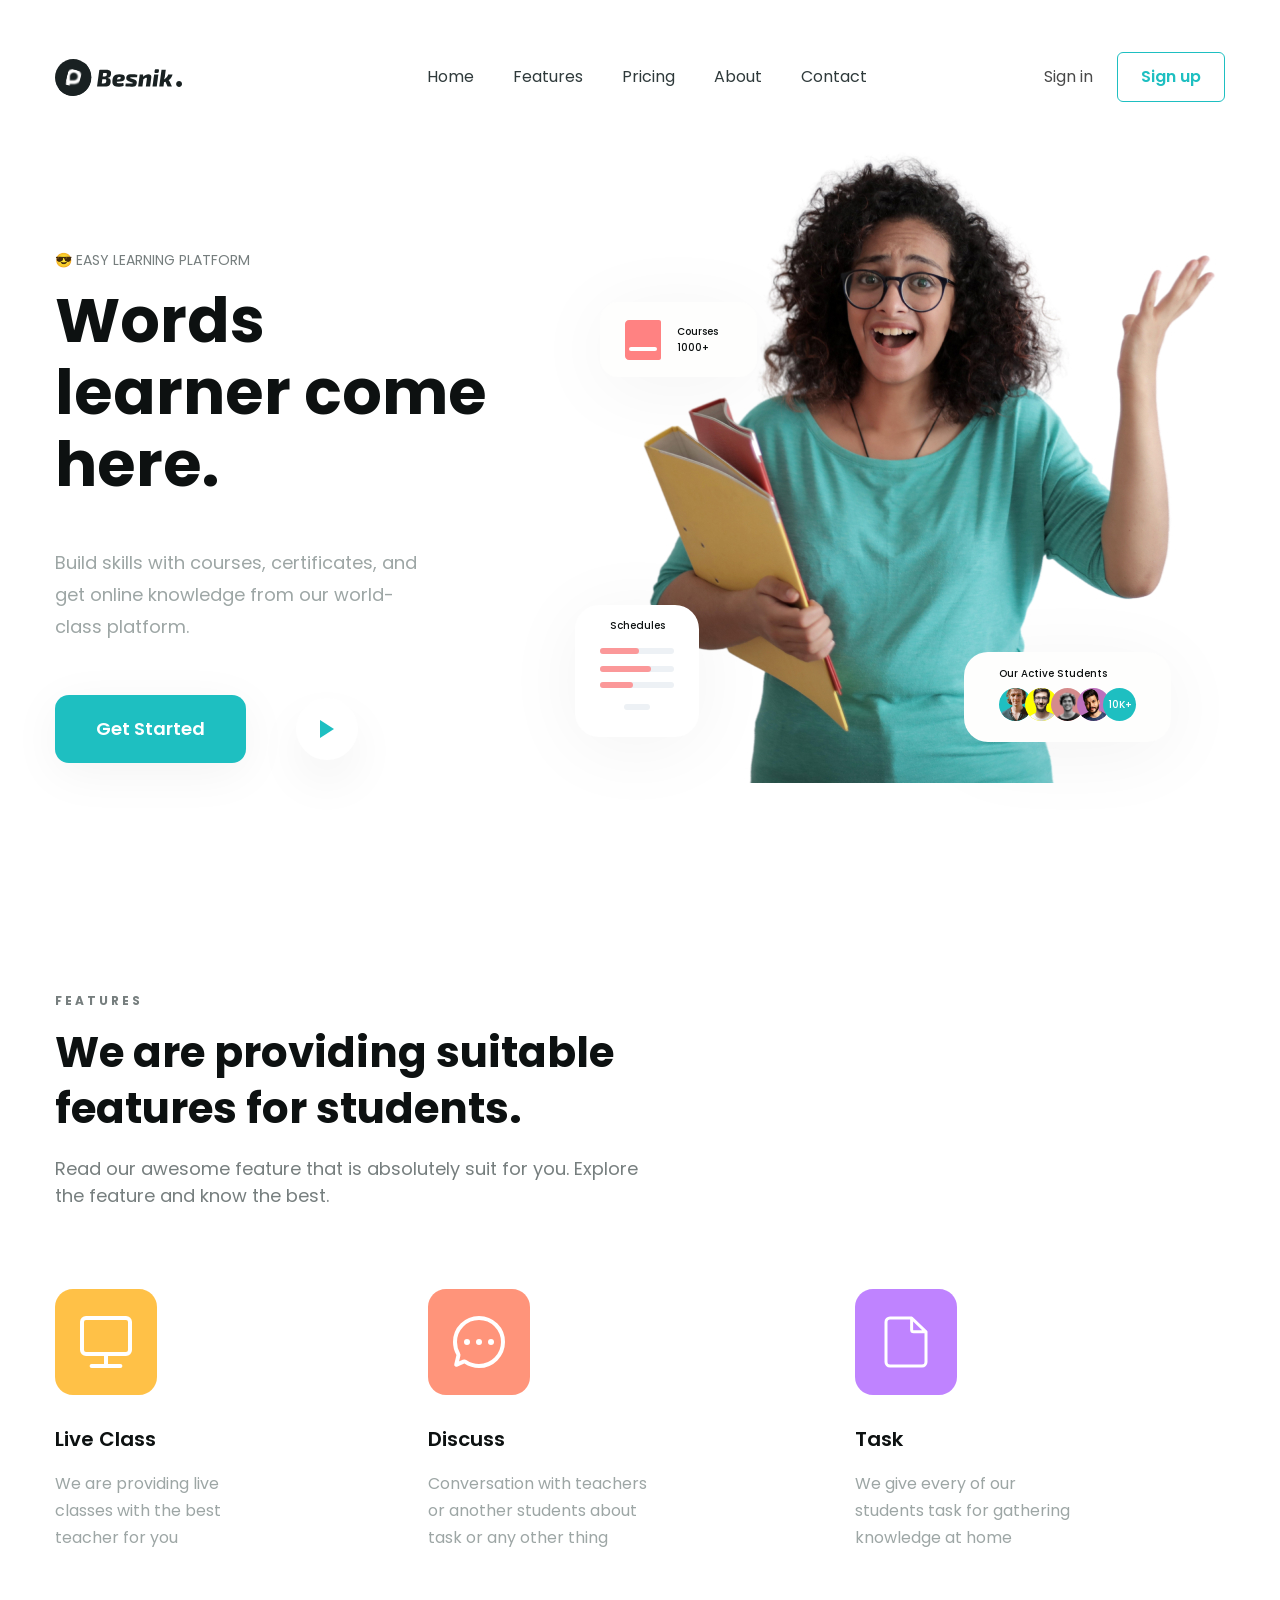
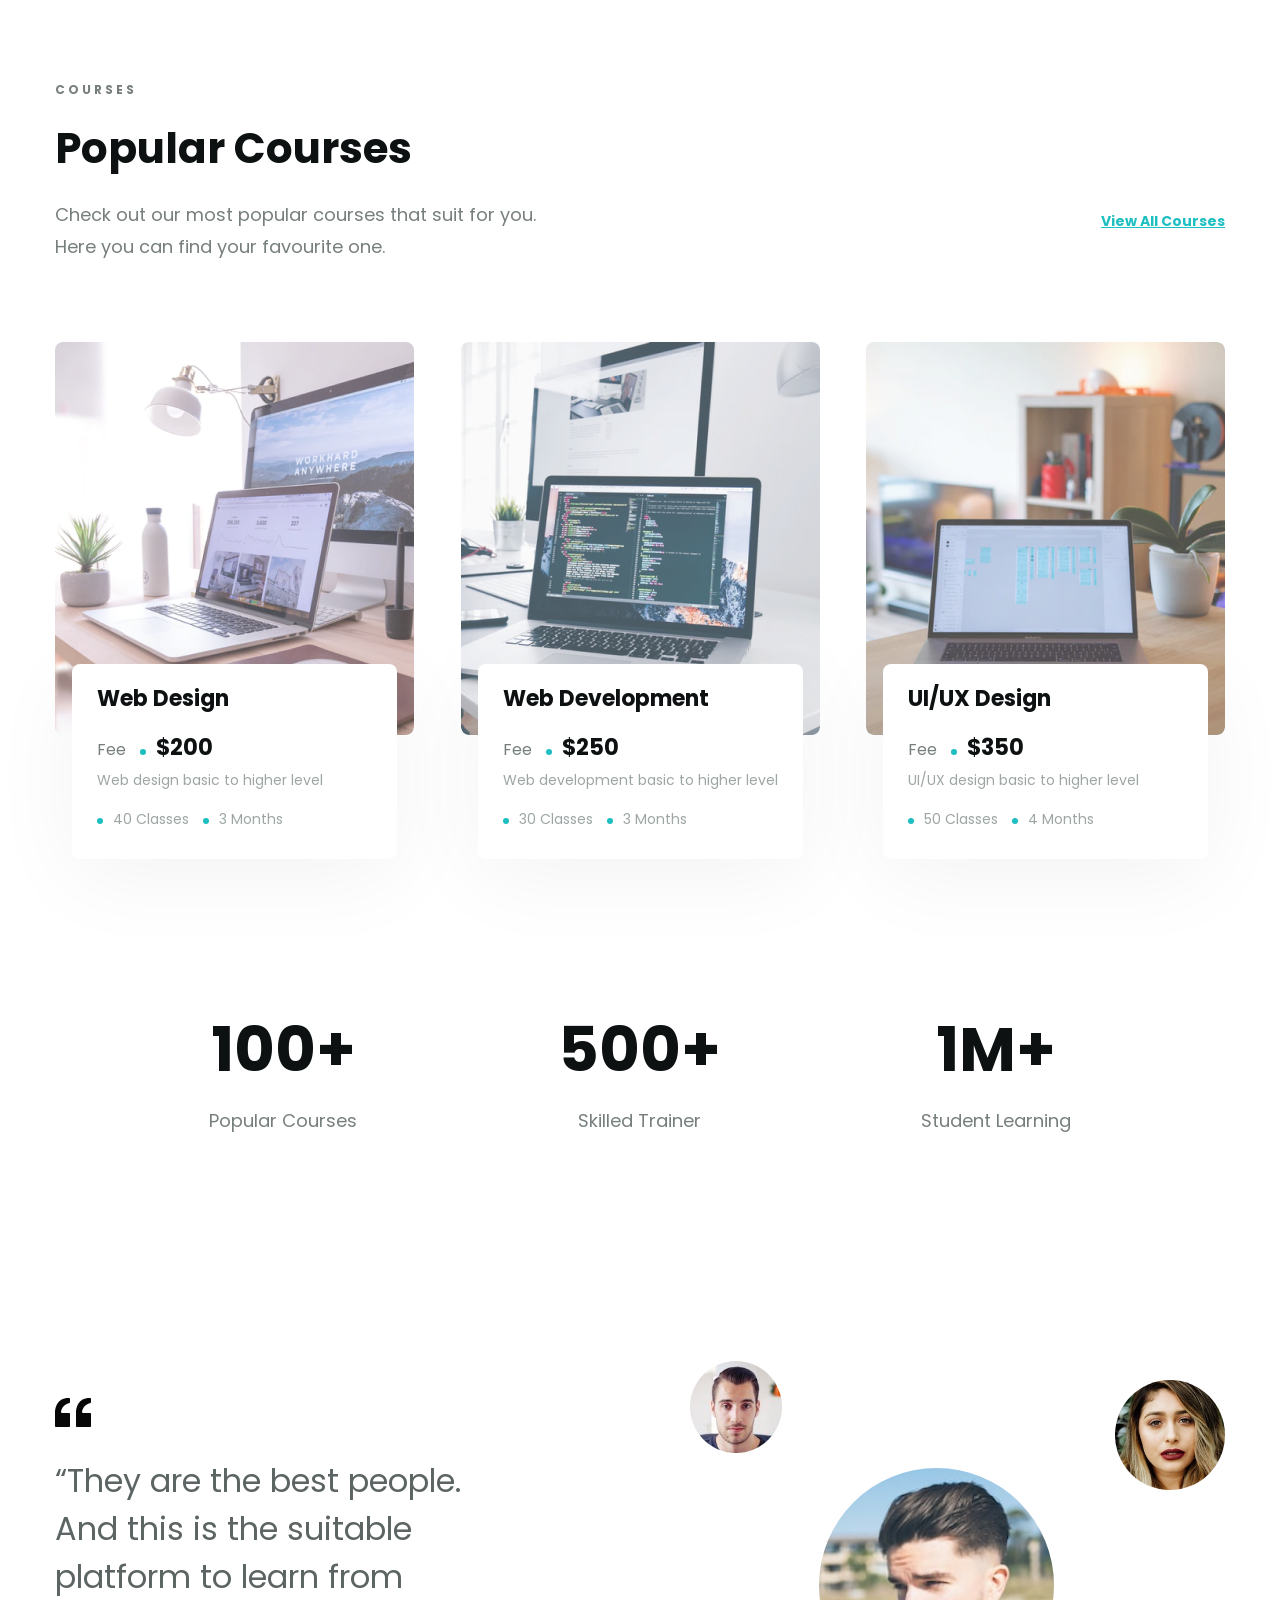
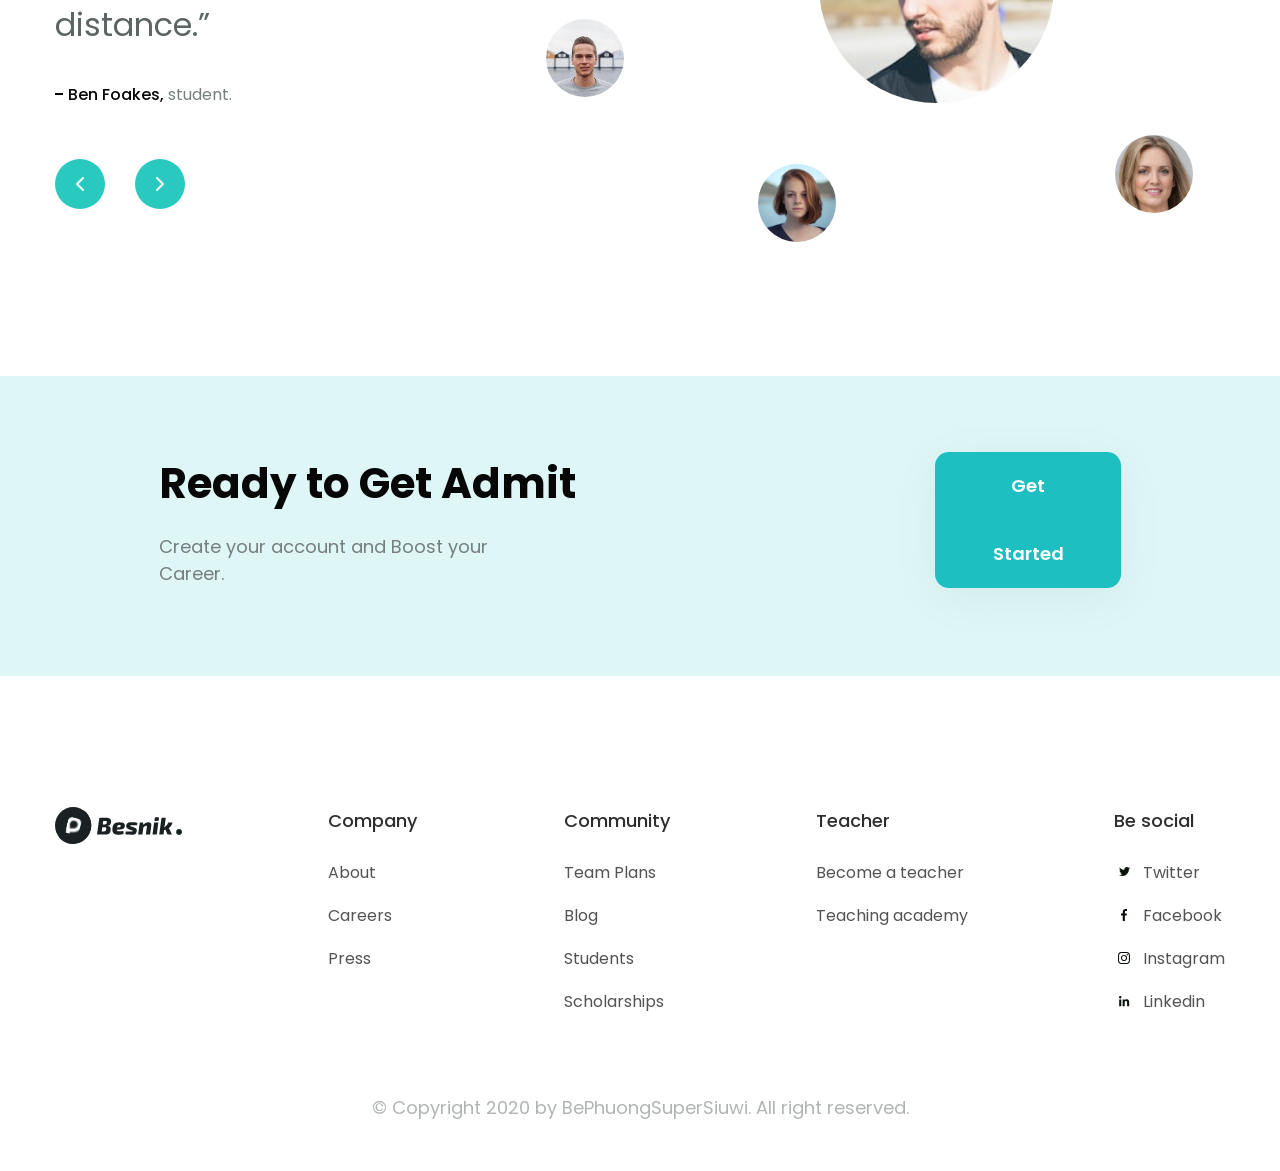
<file: index.html>
<!doctype html>
<html lang="en">
  <head>
    <meta charset="UTF-8" />
    <meta name="viewport" content="width=device-width, initial-scale=1.0" />
    <!-- reset css -->
    <link rel="stylesheet" href="./assets/css/reset.css" />
    <!-- embed fonts -->
    <link rel="preconnect" href="https://fonts.googleapis.com" />
    <link rel="preconnect" href="https://fonts.gstatic.com" crossorigin />
    <link
      href="https://fonts.googleapis.com/css2?family=Poppins:ital,wght@0,400;0,500;0,600;0,700;1,400&display=swap"
      rel="stylesheet"
    />
    <!-- styles -->
    <link rel="stylesheet" href="./assets/css/styles.css" />
    <title>Dự án 2 - Luyện tập HTML CSS</title>
  </head>

  <body>
    <!-- Header -->
    <header class="header fixed">
      <div class="main-content">
        <div class="body">
          <!-- logo -->
          <a href="#!"
            ><img src="./assets/img/logo.svg" alt="" class="logo"
          /></a>

          <!-- nav -->
          <nav class="nav">
            <ul>
              <li>
                <a href="#!">Home</a>
              </li>
              <li>
                <a href="#!">Features</a>
              </li>
              <li>
                <a href="#!">Pricing</a>
              </li>
              <li>
                <a href="#!">About</a>
              </li>
              <li>
                <a href="#!">Contact</a>
              </li>
            </ul>
          </nav>

          <!-- btn -->
          <div class="action">
            <a href="#!" class="action-link">Sign in</a>
            <a href="#!" class="action-btn">Sign up</a>
          </div>
        </div>
      </div>
    </header>

    <!-- Hero-->
    <div class="hero">
      <div class="main-content">
        <div class="body">
          <!-- Left - Content block -->
          <div class="content-block">
            <p class="top-title">😎 EASY LEARNING PLATFORM</p>
            <h1 class="title">Words learner come here.</h1>
            <p class="desc">
              Build skills with courses, certificates, and get online knowledge
              from our world-class platform.
            </p>
            <div class="cta-group">
              <a href="#!" class="btn">Get Started</a>
              <div class="play-video">
                <img src="./assets/icon/play.svg" alt="play video" />
              </div>
            </div>
          </div>

          <!-- Right - Media block -->
          <div class="media-block">
            <img
              src="./assets/img/teachers.jpg"
              alt="Words learner come here."
              class="image"
            />

            <div class="media-course">
              <img
                src="./assets/icon/Book.svg"
                alt="course icon"
                class="course-icon"
              />
              <span class="detail">Courses 1000+</span>
            </div>

            <div class="media-schedules">
              <span class="detail">Schedules</span>
              <img
                src="./assets/icon/schedules1.svg"
                alt="Schedules icon"
                class="schedules-icon icon-1"
              />
              <img
                src="./assets/icon/schedules2.svg"
                alt="Schedules icon"
                class="schedules-icon icon-2"
              />
              <img
                src="./assets/icon/schedules3.svg"
                alt="Schedules icon"
                class="schedules-icon icon-3"
              />
              <img
                src="./assets/icon/schedules4.svg"
                alt="Schedules icon"
                class="schedules-icon icon-4"
              />
            </div>

            <div class="avatar-block">
              <span class="detail">Our Active Students</span>
              <div class="ava-list">
                <img
                  src="./assets/icon/ava1.svg"
                  alt="avatar 1"
                  class="ava ava1"
                />
                <img
                  src="./assets/icon/ava2.svg"
                  alt="avatar 2"
                  class="ava ava2"
                />
                <img
                  src="./assets/icon/ava3.svg"
                  alt="avatar 3"
                  class="ava ava3"
                />
                <img
                  src="./assets/icon/ava4.svg"
                  alt="avatar 4"
                  class="ava ava4"
                />
                <div class="ava avar-more">
                  <span>10K+</span>
                </div>
              </div>
            </div>
          </div>
        </div>
      </div>
    </div>

    <!-- Features -->
    <div class="feature">
      <div class="main-content">
        <div class="body">
          <p class="top-title">F E A T U R E S</p>
          <h2 class="heading-lv2">
            We are providing suitable features for students.
          </h2>
          <p class="desc">
            Read our awesome feature that is absolutely suit for you. Explore
            the feature and know the best.
          </p>
          <div class="feature-list">
            <!-- Item 1 -->
            <div class="item">
              <a href="#!"
                ><img
                  src="./assets/icon/liveclass.svg"
                  alt="Live Class"
                  class="icon"
              /></a>
              <a href="#!"><p class="item-title">Live Class</p></a>
              <p class="item-desc">
                We are providing live classes with the best teacher for you
              </p>
            </div>

            <!-- Item 2 -->
            <div class="item">
              <a href="#!"
                ><img
                  src="./assets/icon/discuss.svg"
                  alt="Discuss"
                  class="icon"
              /></a>
              <a href="#!"><p class="item-title">Discuss</p></a>
              <p class="item-desc">
                Conversation with teachers or another students about task or any
                other thing
              </p>
            </div>

            <!-- Item 3 -->
            <div class="item">
              <a href="#!"
                ><img src="./assets/icon/task.svg" alt="Task" class="icon"
              /></a>
              <a href="#!"><p class="item-title">Task</p></a>
              <p class="item-desc">
                We give every of our students task for gathering knowledge at
                home
              </p>
            </div>
          </div>
        </div>
      </div>
    </div>

    <!-- Course -->
    <div class="course">
      <div class="main-content">
        <div class="body">
          <p class="top-title">C O U R S E S</p>
          <h2 class="heading-lv2">Popular Courses</h2>
          <div class="row-top">
            <p class="desc">
              Check out our most popular courses that suit for you. Here you can
              find your favourite one.
            </p>
            <a href="#!" class="all-course">View All Courses</a>
          </div>

          <div class="course-list">
            <!-- Item 1 -->
            <div class="course-item">
              <a href="#!">
                <img
                  src="./assets/img/course-1.png"
                  alt="Web Design"
                  class="thumb"
                />
              </a>
              <div class="course-detail">
                <div class="wrap-item">
                  <a href="#!">
                    <h3 class="heading-lv3">Web Design</h3>
                  </a>
                  <p class="cost">Fee <span>$200</span></p>
                  <p class="desc">Web design basic to higher level</p>
                  <div class="static">
                    <span>40 Classes</span>
                    <span>3 Months</span>
                  </div>
                </div>
              </div>
            </div>

            <!-- Item 2 -->
            <div class="course-item">
              <a href="#!">
                <img
                  src="./assets/img/course-2.png"
                  alt="Web Development"
                  class="thumb"
                />
              </a>
              <div class="course-detail">
                <div class="wrap-item">
                  <a href="#!">
                    <h3 class="heading-lv3">Web Development</h3>
                  </a>
                  <p class="cost">Fee <span>$250</span></p>
                  <p class="desc">Web development basic to higher level</p>
                  <div class="static">
                    <span>30 Classes</span>
                    <span>3 Months</span>
                  </div>
                </div>
              </div>
            </div>

            <!-- Item 3 -->
            <div class="course-item">
              <a href="#!">
                <img
                  src="./assets/img/course-3.png"
                  alt="UI/UX Design"
                  class="thumb"
                />
              </a>
              <div class="course-detail">
                <div class="wrap-item">
                  <a href="#!">
                    <h3 class="heading-lv3">UI/UX Design</h3>
                  </a>
                  <p class="cost">Fee <span>$350</span></p>
                  <p class="desc">UI/UX design basic to higher level</p>
                  <div class="static">
                    <span>50 Classes</span>
                    <span>4 Months</span>
                  </div>
                </div>
              </div>
            </div>
          </div>
        </div>
      </div>
    </div>

    <!-- countdown -->
    <div class="countdown">
      <div class="main-content">
        <div class="body">
          <div class="countdown-list">
            <!-- item 1 -->
            <div class="countdown-item">
              <p class="static">
                <strong>100+</strong>
              </p>
              <p class="desc">Popular Courses</p>
            </div>
            <!-- item 2 -->
            <div class="countdown-item">
              <p class="static">
                <strong>500+</strong>
              </p>
              <p class="desc">Skilled Trainer</p>
            </div>
            <!-- item 3 -->
            <div class="countdown-item">
              <p class="static">
                <strong>1M+</strong>
              </p>
              <p class="desc">Student Learning</p>
            </div>
          </div>
        </div>
      </div>
    </div>

    <!-- feedback -->
    <div class="feedback">
      <div class="main-content">
        <div class="body">
          <img
            src="./assets/icon/block-quote.svg"
            alt="Ben Foakes"
            class="block-quote"
          />
          <blockquote class="comment">
            “They are the best people. And this is the suitable platform to
            learn from distance.”
          </blockquote>

          <pre class="desc"><strong>Ben Foakes,</strong> student.</pre>

          <div class="feedback-cta">
            <a href="#!" class="cta-btn">
              <span class="cta-btn-group">
                <img src="./assets/icon/prev.svg" alt="" class="icon" />
              </span>
            </a>
            <a href="#!" class="cta-btn">
              <span class="cta-btn-group">
                <img src="./assets/icon/next.svg" alt="" class="icon" />
              </span>
            </a>
          </div>

          <!-- avatar member -->
          <img
            src="./assets/img/ava-fb-1.jpg"
            alt="member 1"
            class="ava-fb avar-fb-1"
          />
          <img
            src="./assets/img/ava-fb-2.jpg"
            alt="member 2"
            class="ava-fb avar-fb-2"
          />
          <img
            src="./assets/img/ava-fb-3.jpg"
            alt="member 3"
            class="ava-fb avar-fb-3"
          />
          <img
            src="./assets/img/ava-fb-4.jpg"
            alt="member 4"
            class="ava-fb avar-fb-4"
          />
          <img
            src="./assets/img/ava-fb-5.jpg"
            alt="member 5"
            class="ava-fb avar-fb-5"
          />
          <img
            src="./assets/img/ava-fb-6.jpg"
            alt="member 6"
            class="ava-fb avar-fb-6"
          />
        </div>
      </div>
    </div>

    <!-- admit -->
    <div class="admit">
      <div class="main-content">
        <div class="body">
          <!-- admit left -->
          <div class="admit-left">
            <h2 class="heading-lv2">Ready to Get Admit</h2>
            <p class="desc">Create your account and Boost your Career.</p>
          </div>

          <!-- admit right -->
          <div class="admit-right">
            <a href="#!" class="btn">Get Started</a>
          </div>
        </div>
      </div>
    </div>

    <!-- footer -->
    <div class="footer">
      <div class="main-content">
        <div class="body">
          <div class="row-top">
            <!-- column 1 -->
            <div class="column">
              <a href="#!">
                <img src="./assets/img/logo.svg" alt="Besnik." class="logo" />
              </a>
            </div>

            <!-- column 2 -->
            <div class="column">
              <h3 class="title">Company</h3>
              <ul class="list">
                <li>
                  <a href="#!">About</a>
                </li>
                <li>
                  <a href="#!">Careers</a>
                </li>
                <li>
                  <a href="#!">Press</a>
                </li>
              </ul>
            </div>

            <!-- column 3 -->
            <div class="column">
              <h3 class="title">Community</h3>
              <ul class="list">
                <li>
                  <a href="#!">Team Plans</a>
                </li>
                <li>
                  <a href="#!">Blog</a>
                </li>
                <li>
                  <a href="#!">Students</a>
                </li>
                <li>
                  <a href="#!">Scholarships</a>
                </li>
              </ul>
            </div>

            <!-- column 4 -->
            <div class="column">
              <h3 class="title">Teacher</h3>
              <ul class="list">
                <li>
                  <a href="#!">Become a teacher</a>
                </li>
                <li>
                  <a href="#!">Teaching academy</a>
                </li>
              </ul>
            </div>

            <!-- column 5 -->
            <div class="column">
              <h3 class="title">Be social</h3>
              <ul class="list list-item5">
                <li>
                  <a href="#!">
                    <img
                      src="./assets/icon/twitter.svg"
                      alt=""
                      class="social-icon"
                    />
                    Twitter
                  </a>
                </li>
                <li>
                  <a href="#!">
                    <img
                      src="./assets/icon/facebook.svg"
                      alt=""
                      class="social-icon"
                    />
                    Facebook
                  </a>
                </li>
                <li>
                  <a href="#!">
                    <img
                      src="./assets/icon/ins.svg"
                      alt=""
                      class="social-icon"
                    />
                    Instagram
                  </a>
                </li>
                <li>
                  <a href="#!">
                    <img
                      src="./assets/icon/in.svg"
                      alt=""
                      class="social-icon"
                    />
                    Linkedin
                  </a>
                </li>
              </ul>
            </div>
          </div>

          <!-- copyright -->
          <div class="cpr-block">
            <p class="copyright">
              © Copyright 2020 by BePhuongSuperSiuwi. All right reserved.
            </p>
          </div>
        </div>
      </div>
    </div>
  </body>
</html>
</file>
<file: assets/css/styles.css>
* {
  box-sizing: border-box;
}

html {
  font-size: 62.5%;
}
/* khôi phục cỡ chữ mặc định tính theo rem */
body {
  font-size: 1.6rem;
  font-family: "Poppins", sans-serif;
}

/* ====================== common ==================== */

a {
  text-decoration: none;
}

.main-content {
  width: 1170px;
  max-width: calc(100% - 48px);
  margin-left: auto;
  margin-right: auto;
}

.btn {
  color: #fff;
  text-align: center;
  font-size: 1.8rem;
  font-weight: 600;
  padding: 0 41px;
  min-width: 186px;
  line-height: 68px;
  border-radius: 14px;
  background: #1ebfc1;
  box-shadow: 0px 10px 50px 0px rgba(0, 0, 0, 0.05);
}

.btn:hover {
  opacity: 0.9;
}
.heading-lv2,
.heading-lv2 a {
  color: #0d1111;
  font-size: 4.2rem;
  font-weight: 700;
  line-height: 1.33;
}

/* ====================== header ==================== */

.header {
  background: #fff;
}

.header.fixed {
  position: sticky;
  top: -44px;
  z-index: 1;
}

.header .body {
  padding: 52px 0 8px;
  display: flex;
  align-items: center;
}

.header .logo {
  display: block;
}

.header .nav {
  margin-left: auto;
}

.header .nav ul {
  display: flex;
}

.header .nav a {
  padding: 8px 19.5px;
  color: #2f3a3b;
  font-size: 1.6rem;
}

.header .action {
  display: flex;
  align-items: center;
}

.header .action .action-link {
  margin-left: 157.5px;
  margin-right: 24px;
  color: #494949;
  text-align: center;
  font-size: 1.6rem;
}

.header .action .action-btn {
  display: inline-block;
  width: 108px;
  line-height: 48px;
  color: #1ebfc1;
  text-align: center;
  padding: 0 16px;
  font-size: 1.6rem;
  font-weight: 600;
  border-radius: 6px;
  border: 1px solid #1ebfc1;
}

.header .nav a:hover,
.header .action-link:hover {
  color: #2f3a3b;
  font-size: 1.6rem;
  font-weight: 600;
  background: #fff;
  text-shadow: 0px 16px 32px 0px rgba(0, 0, 0, 0.05);
}

.header .action-btn:hover {
  background: #1ebfc1;
  color: #fff;
  transition: 0.3s;
}

/* ====================== hero common ==================== */

.hero {
  padding: 42px 0 79px;
}

.hero .body {
  display: flex;
}

/* ====================== hero left ==================== */

.hero .content-block {
  width: 50%;
}

.hero .top-title {
  margin-top: 101px;
  color: #767e7e;
  font-size: 1.4rem;
}

.hero .title {
  margin-top: 18px;
  max-width: 458px;
  color: #0d1111;
  font-size: 6.2rem;
  font-weight: 700;
  line-height: 1.16; /* 116.129% */
}

.hero .desc {
  max-width: 374px;
  margin-top: 46px;
  color: #9da6a5;
  font-size: 1.8rem;
  line-height: 1.78; /* 177.778% */
}

.hero .cta-group {
  margin-top: 52px;
  display: flex;
  align-items: center;
}

.hero .cta-group .btn {
  display: inline-block;
}

.hero .cta-group .play-video {
  margin-left: 50px;
  width: 62px;
  height: 62px;
  border-radius: 50%;
  background: #fff;
  box-shadow: 0 22px 50px 0 rgba(0, 0, 0, 0.05);
  display: flex;
  align-items: center;
  justify-content: center;
}

.hero .cta-group .play-video:hover {
  cursor: pointer;
  background: #eee;
  box-shadow: 0px 0px 0px 0px rgba(196, 26, 134, 0.5);
  color: #fff;
  transition: 0.5s;
}

/* ====================== hero right ==================== */

.hero .media-block {
  width: 50%;
  position: relative;
}

.hero .media-block .image {
  max-width: 576px;
  width: 100%;
  height: auto;
  object-fit: cover;
}

.hero .media-course {
  position: absolute;
  top: 150px;
  left: -40px;
  width: 157px;
  height: 75px;
  border-radius: 18px;
  background: #fefefd;
  box-shadow: 0 10px 80px 0 rgba(0, 0, 0, 0.05);

  display: flex;
  align-items: center;
  justify-content: center;
}

.hero .media-course .course-icon {
  width: 36px;
  height: 40px;
}

.hero .media-course .detail {
  margin-left: 16px;
  width: 55px;
  color: #0d1111;
  font-size: 1rem;
  font-weight: 500;
  line-height: normal;
}

.hero .media-course::after {
  content: "";
  position: absolute;
  width: 28px;
  height: 4px;

  left: 29px;
  top: 45px;

  border-radius: 999px;
  background: #fff;
}

.hero .media-schedules {
  position: absolute;
  top: 453px;
  left: -65px;
  width: 124px;
  height: 132px;
  border-radius: 24px;
  background: #fff;
  box-shadow: 0 10px 80px rgba(0, 0, 0, 0.05);
}

.hero .media-schedules .detail {
  display: inline-block;
  margin-top: 16px;
  margin-left: 35px;
  color: #0d1111;
  font-family: Poppins;
  font-size: 1rem;
  font-weight: 500;
}

.hero .media-schedules .schedules-icon {
  display: block;
  width: 74px;
  height: 6px;
  margin-left: 25px;
  margin-top: 16px;
}

.hero .media-schedules .icon-2 {
  margin-top: 12px;
}

.hero .media-schedules .icon-3 {
  margin-top: 10px;
}

.hero .media-schedules .icon-4 {
  width: 26px;
  margin-top: 16px;
  margin-left: 49px;
}

.hero .avatar-block {
  position: absolute;
  width: 207px;
  height: 90px;
  border-radius: 24px;
  background: #fefefd;
  box-shadow: 0 12px 80px 0 rgba(0, 0, 0, 0.05);
  top: 500px;
  left: 324px;
}

.hero .avatar-block .detail {
  display: inline-block;
  margin-left: 35px;
  margin-top: 17px;
  color: #0d1111;
  font-size: 1rem;
  font-weight: 500;
}

.hero .ava-list {
  display: flex;
  justify-content: center;
  align-items: center;
}

.hero .ava {
  margin-top: 8px;
  width: 33px;
  height: 33px;
  border-radius: 50%;
  margin-left: -7px;
}

.hero .ava-list .ava:first-child {
  margin-left: 0;
}

.hero .ava-list .ava1 {
  background-color: #1ebfc1;
}

.hero .ava-list .ava2 {
  background-color: yellow;
}

.hero .ava-list .ava3 {
  background-color: #d58b8b;
}

.hero .ava-list .ava4 {
  background-color: rgb(189, 113, 189);
}

.hero .ava.avar-more {
  display: flex;
  align-items: center;
  justify-content: center;

  color: #fff;

  font-size: 1rem;
  font-weight: 500;

  width: 33px;
  height: 33px;
  background-color: #1ebfc1;
}

/* ====================== Feature ==================== */

.feature {
  margin-top: 70px;
  display: flex;
  justify-content: center;
  align-items: center;
}

.feature .body {
  max-width: 1024px;
  padding: 60px 0;
}

.feature .top-title {
  color: #767e7e;
  font-size: 1.2rem;
  font-weight: 700;
}

.feature .heading-lv2 {
  margin-top: 18px;
  max-width: 577px;
  color: #0d1111;
  font-size: 4.2rem;
  font-weight: 700;
  line-height: 1.33; /* 133.333% */
}

.feature .desc {
  margin-top: 18px;
  max-width: 590px;
  color: #767e7e;
  font-size: 1.8rem;
  font-style: normal;
  font-weight: 400;
  line-height: normal;
}

.feature .feature-list {
  margin-top: 80px;
  display: flex;
  justify-content: space-between;
}

.feature .item .icon {
  width: 102px;
  height: 106px;
}

.feature .item .item-title {
  margin-top: 26px;
  color: #0d1111;
  font-size: 2rem;
  font-weight: 600;
  line-height: normal;
}

.feature .item .item-desc {
  margin-top: 16px;
  color: #9da6a5;
  font-size: 1.6rem;
  line-height: 1.6875;
}

.feature .item:first-child .item-desc {
  max-width: 168px;
}

.feature .item:nth-child(2) .item-desc {
  max-width: 223px;
}

.feature .item:nth-child(3) .item-desc {
  max-width: 224px;
}

/* ====================== Courses ==================== */

.course {
  margin-top: 10px;
}

.course .body {
  padding: 60px 0 184px;
}

.course .top-title {
  color: #767e7e;
  font-size: 1.2rem;
  font-weight: 700;
  line-height: normal;
}

.course .heading-lv2 {
  margin-top: 18px;
  color: #0d1111;
  font-size: 4.2rem;
  font-weight: 700;
  line-height: normal;
}

.course .row-top {
  display: flex;
  align-items: center;
  justify-content: space-between;
}

.course .row-top .desc {
  max-width: 525px;
  margin-top: 19px;
  color: #767e7e;
  font-size: 1.8rem;
  font-weight: 400;
  line-height: 1.78; /* 177.778% */
}

.course .row-top .all-course {
  color: #1ebfc1;
  font-size: 1.4rem;
  font-weight: 700;
  line-height: normal;
  text-decoration-line: underline;
  text-decoration-style: solid;
  text-decoration-skip-ink: none;
  text-decoration-thickness: auto;
  text-underline-offset: auto;
  text-underline-position: from-font;
}

.course .course-list {
  margin-top: 79px;
  display: flex;
  justify-content: space-between;
}

.course .course-item {
  position: relative;
}

.course .course-item .thumb {
  width: 359px;
  height: 393px;
  border-radius: 8px;
  opacity: 0.7;
  background: #d0efed;
  object-fit: cover;
}

.course .course-item .course-detail {
  position: absolute;
  top: 322px;
  left: 17px;

  width: 325px;
  height: 195px;

  border-radius: 8px;
  background: #fff;
  box-shadow: 0 16px 90px 0 rgba(0, 0, 0, 0.05);
}

.course .course-detail .wrap-item {
  padding: 18px 25px 0;
}
.course .course-detail .heading-lv3 {
  color: #0d1111;
  font-family: Poppins;
  font-size: 2.2rem;
  font-style: normal;
  font-weight: 700;
  line-height: normal;
}

.course .course-detail .cost {
  margin-top: 16px;
  color: #767e7e;
  font-size: 1.6rem;
  font-style: normal;
  font-weight: 400;
  line-height: normal;
}

.course-detail .cost span {
  color: #0d1111;
  font-size: 2.2rem;
  font-style: normal;
  font-weight: 700;
  line-height: normal;
}

.course .course-detail .desc {
  margin-top: 6px;
  color: #9da6a5;
  font-size: 1.4rem;
  font-style: normal;
  font-weight: 400;
  line-height: normal;
}

.course .course-detail .static {
  margin-top: 18px;
  margin-left: -10px;

  color: #9da6a5;
  font-family: Poppins;
  font-size: 1.4rem;
  font-style: normal;
  font-weight: 400;
  line-height: normal;
}

.course .course-detail span::before {
  margin: 0 10px;
  content: "";
  display: inline-block;
  width: 6px;
  height: 6px;

  border-radius: 50%;
  background: #1ebfc1;
}

/* ====================== countdown ==================== */

.countdown {
  margin-top: 81px;
}

.countdown .body {
  max-width: 862px;
  margin-left: auto;
  margin-right: auto;
}

.countdown .countdown-list {
  display: flex;
  justify-content: space-between;
}

.countdown .countdown-item .static {
  color: #0d1111;
  text-align: center;
  font-size: 6.2rem;
  font-style: normal;
  font-weight: 700;
  line-height: normal;
}

.countdown .countdown-item .desc {
  margin-top: 11px;
  color: #767e7e;
  text-align: center;
  font-size: 1.8rem;
  font-style: normal;
  font-weight: 400;
  line-height: normal;
}

/* ====================== Feedback ==================== */

.feedback {
  margin-top: 227px;
}

.feedback .body {
  position: relative;
  padding: 37px 0;
}

.feedback .comment {
  margin-top: 27px;
  max-width: 419px;
  color: #5d6564;
  font-size: 3.2rem;
  font-weight: 400;
  line-height: 1.5; /* 150% */
}

.feedback .desc {
  margin-top: 33px;
  color: #767e7e;
  font-size: 1.6rem;
  font-weight: 400;
  line-height: normal;

  display: flex;
  align-items: center;
}

.feedback .desc strong {
  color: #070707;
  font-size: 1.6rem;
  font-weight: 500;
  line-height: normal;
}

.feedback .desc::before {
  display: inline-block;
  content: "";
  background: #070707;
  width: 8px;
  height: 2px;
  margin-right: 5px;
}

.feedback-cta {
  margin-top: 52px;
  margin-left: -30px;
  display: flex;
}

.feedback .cta-btn-group {
  margin-left: 30px;
  display: flex;
  justify-content: center;
  align-items: center;

  width: 50px;
  height: 50px;
  border-radius: 50%;
  background: #2ac9bf;
}

.feedback .feedback-cta .cta-btn-group:hover {
  opacity: 0.9;
  border: 1px solid rgba(207, 20, 195, 0.219);
  transition: 0.5s;
}

.feedback .ava-fb {
  position: absolute;
  width: 78px;
  height: 78px;
  border-radius: 50%;
}

.feedback .avar-fb-1 {
  left: 635px;
  top: 0;
  width: 92px;
  height: 92px;
}

.feedback .avar-fb-2 {
  width: 110px;
  height: 110px;
  left: 1060px;
  top: 19px;
}

.feedback .avar-fb-3 {
  width: 235px;
  height: 235px;
  left: 764px;
  top: 107px;
}

.feedback .avar-fb-4 {
  left: 491px;
  top: 258px;
}

.feedback .avar-fb-5 {
  left: 703px;
  top: 403px;
}

.feedback .avar-fb-6 {
  left: 1060px;
  top: 374px;
}

/* ====================== Admit ==================== */

.admit {
  margin-top: 130px;
  padding: 76px 135px 88px;
  background: #def6f5;
}

.admit .body {
  display: flex;
  align-items: center;
}
.admit .admit-left .heading-lv2 {
  color: #070707;
  font-size: 4.2rem;
  font-weight: 700;
  line-height: normal;
}

.admit .admit-left .desc {
  margin-right: 410px;
  margin-top: 18px;
  color: #767e7e;
  font-size: 1.8rem;
  font-weight: 400;
  line-height: normal;
}

.admit .admit-right .btn {
  display: inline-block;
}

/* ====================== footer ==================== */

.footer .row-top {
  padding: 131px 0 0;
  display: flex;
  justify-content: space-between;
}

.footer .title {
  color: #2e2e2e;
  font-size: 1.8rem;
  font-weight: 500;
  line-height: normal;
}

.footer .list li {
  margin-top: 18px;
}

.footer .list li:first-child {
  margin-top: 26px;
}

.footer .list li a {
  color: #535353;
  font-size: 1.6rem;
  font-weight: 400;
  line-height: normal;
}

.footer .list-item5 a {
  display: flex;
  align-items: center;
}

.footer .list-item5 .social-icon {
  margin-right: 9px;
}

.footer .cpr-block {
  margin-top: 80px;
  display: flex;
  justify-content: center;
}

.footer .cpr-block .copyright {
  color: #b0b5b4;
  font-size: 1.8rem;
  font-weight: 400;
  line-height: normal;
  padding-bottom: 50px;
}
</file>
